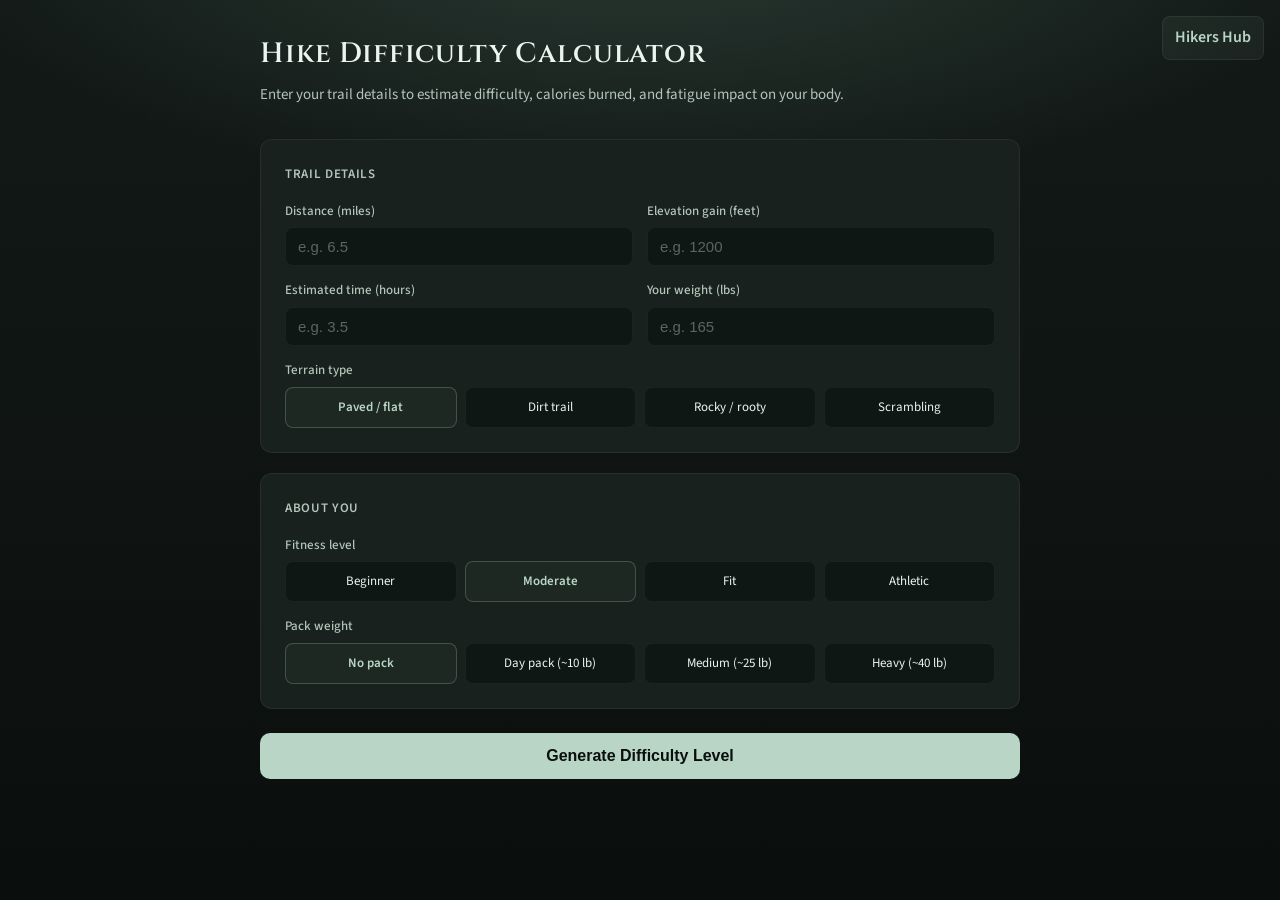
<file: hike-difficulty-calculator.html>
<!DOCTYPE html>
<html lang="en">
<head>
  <meta charset="UTF-8">
  <meta name="viewport" content="width=device-width, initial-scale=1.0">
  <title>Hike Difficulty Calculator</title>
  <style>
    @import url('https://fonts.googleapis.com/css2?family=Cinzel:wght@400;600;700&family=Source+Sans+3:wght@400;600&display=swap');

    :root {
      --bg: #0f1412;
      --bg-elevated: #18211d;
      --text: #ecf4ef;
      --muted: #b3c5bb;
      --accent: #6f8f7d;
      --mountain-glow: #b9d5c6;
    }

    *, *::before, *::after { box-sizing: border-box; margin: 0; padding: 0; }

    body {
      font-family: "Source Sans 3", -apple-system, BlinkMacSystemFont, 'Segoe UI', Roboto, sans-serif;
      background:
        radial-gradient(1200px 500px at 50% -10%, #2b3b34 0%, transparent 60%),
        linear-gradient(180deg, #121916 0%, var(--bg) 55%, #0a0f0d 100%);
      color: var(--text);
      min-height: 100vh;
      display: flex;
      justify-content: center;
      padding: 2rem 1rem;
      line-height: 1.6;
    }

    .container {
      width: 100%;
      max-width: 760px;
    }

    h1 {
      font-family: "Cinzel", Georgia, serif;
      font-size: 28px;
      font-weight: 600;
      color: var(--text);
      margin-bottom: 6px;
      letter-spacing: 0.03em;
    }

    .subtitle {
      font-size: 15px;
      color: var(--muted);
      margin-bottom: 2rem;
    }

    .card {
      background: var(--bg-elevated);
      border: 1px solid rgba(185, 213, 198, 0.08);
      border-radius: 12px;
      padding: 1.5rem;
      margin-bottom: 1.25rem;
      color: var(--text);
    }

    .card-title {
      font-size: 13px;
      font-weight: 600;
      color: var(--muted);
      text-transform: uppercase;
      letter-spacing: 0.05em;
      margin-bottom: 1rem;
    }

    .grid {
      display: grid;
      grid-template-columns: 1fr 1fr;
      gap: 14px;
    }

    .field { display: flex; flex-direction: column; gap: 6px; }
    .field.full { grid-column: 1 / -1; }

    label {
      font-size: 13px;
      font-weight: 500;
      color: var(--muted);
    }

    input[type="number"], select {
      width: 100%;
      padding: 10px 12px;
      border: 1px solid rgba(185, 213, 198, 0.06);
      border-radius: 8px;
      font-size: 15px;
      color: var(--text);
      background: #0f1714;
      outline: none;
      transition: border-color 0.15s, box-shadow 0.15s;
    }

    input::placeholder { color: rgba(179,197,187,0.45); }

    input[type="number"]:focus, select:focus {
      border-color: rgba(185,213,198,0.24);
      box-shadow: 0 8px 20px rgba(0,0,0,0.5);
    }

    .radio-group { display: flex; gap: 8px; flex-wrap: wrap; }

    .radio-btn { flex: 1; min-width: 80px; }
    .radio-btn input[type="radio"] { display: none; }
    .radio-btn label {
      display: block;
      text-align: center;
      padding: 9px 6px;
      border: 1px solid rgba(185, 213, 198, 0.06);
      border-radius: 8px;
      font-size: 13px;
      font-weight: 400;
      cursor: pointer;
      color: var(--text);
      background: #0f1714;
      transition: all 0.12s;
      user-select: none;
    }
    .radio-btn label:hover { border-color: rgba(185,213,198,0.12); color: var(--mountain-glow); }
    .radio-btn input:checked + label {
      border-color: rgba(185,213,198,0.24);
      color: var(--mountain-glow);
      background: rgba(185,213,198,0.04);
      font-weight: 600;
    }

    .calc-btn {
      width: 100%;
      padding: 14px;
      background: var(--mountain-glow);
      color: #0a0f0d;
      border: none;
      border-radius: 10px;
      font-size: 16px;
      font-weight: 600;
      cursor: pointer;
      transition: transform 0.12s ease, box-shadow 0.12s ease;
      margin-top: 4px;
    }
    .calc-btn:hover { transform: translateY(-2px); box-shadow: 0 10px 30px rgba(185,213,198,0.06); }

    /* Result styles */
    .result-card {
      background: var(--bg-elevated);
      border: 1px solid rgba(185, 213, 198, 0.06);
      border-radius: 12px;
      overflow: hidden;
      display: none;
      color: var(--text);
    }
    .result-card.show { display: block; }

    .result-header { padding: 1.25rem 1.5rem; border-bottom: 1px solid rgba(185,213,198,0.04); }

    .diff-badge {
      display: inline-block;
      padding: 4px 14px;
      border-radius: 6px;
      font-size: 12px;
      font-weight: 600;
      text-transform: uppercase;
      letter-spacing: 0.05em;
      margin-bottom: 10px;
    }
    .diff-easy   { background: #2f5f2a; color: #ecf4ef; }
    .diff-moderate { background: #8a5a21; color: #fff9f0; }
    .diff-difficult { background: #8a2b2b; color: #fff6f6; }

    .diff-label { font-size: 22px; font-weight: 700; color: var(--text); margin-bottom: 4px; }
    .diff-desc  { font-size: 14px; color: var(--muted); }

    .metrics {
      display: grid;
      grid-template-columns: repeat(3, 1fr);
      border-bottom: 1px solid rgba(185,213,198,0.04);
    }
    .metric {
      padding: 1.1rem 1.5rem;
      border-right: 1px solid rgba(185,213,198,0.04);
    }
    .metric:last-child { border-right: none; }
    .metric-label { font-size: 12px; color: var(--muted); margin-bottom: 4px; font-weight: 500; }
    .metric-val   { font-size: 20px; font-weight: 700; color: var(--text); }
    .metric-unit  { font-size: 12px; color: var(--muted); margin-top: 2px; }

    .fatigue-section { padding: 1.1rem 1.5rem; border-bottom: 1px solid rgba(185,213,198,0.04); }
    .bar-label-row { display: flex; justify-content: space-between; font-size: 13px; color: var(--muted); margin-bottom: 8px; font-weight: 500; }
    .bar-track { height: 9px; background: rgba(0,0,0,0.25); border-radius: 5px; overflow: hidden; }
    .bar-fill   { height: 100%; border-radius: 5px; transition: width 0.6s ease; }
    .bar-scale  { display: flex; justify-content: space-between; font-size: 11px; color: rgba(179,197,187,0.6); margin-top: 5px; }

    .tips-section { padding: 1.1rem 1.5rem; }
    .tips-title { font-size: 14px; font-weight: 600; color: var(--text); margin-bottom: 10px; }
    .tip-item {
      font-size: 13px; color: var(--muted);
      padding: 8px 0;
      display: flex; gap: 10px;
      border-bottom: 1px solid rgba(185,213,198,0.02);
    }
    .tip-item:last-child { border-bottom: none; }
    .tip-dot { color: rgba(179,197,187,0.6); flex-shrink: 0; margin-top: 1px; }

    .error-msg {
      background: #3b1212;
      color: #ffd6d6;
      border-radius: 8px;
      padding: 10px 14px;
      font-size: 13px;
      margin-bottom: 12px;
      display: none;
    }
    .error-msg.show { display: block; }

    @media (max-width: 520px) {
      .grid { grid-template-columns: 1fr; }
      .metrics { grid-template-columns: 1fr 1fr; }
      .metric:nth-child(2) { border-right: none; }
      .metric:nth-child(3) { border-top: 1px solid rgba(185,213,198,0.02); grid-column: 1 / -1; }
      .radio-group { gap: 6px; }
    }
    .top-link {
      position: fixed;
      top: 1rem;
      right: 1rem;
      background: rgba(185,213,198,0.06);
      color: var(--mountain-glow);
      padding: 8px 12px;
      border-radius: 8px;
      text-decoration: none;
      font-weight: 600;
      z-index: 9999;
      border: 1px solid rgba(185,213,198,0.08);
      transition: transform 0.12s ease, box-shadow 0.12s ease;
    }
    .top-link:hover { transform: translateY(-3px); box-shadow: 0 12px 30px rgba(0,0,0,0.45); }
  </style>
</head>
<body>
  <a href="index.html" class="top-link">Hikers Hub</a>
  <div class="container">
    <h1>Hike Difficulty Calculator</h1>
    <p class="subtitle">Enter your trail details to estimate difficulty, calories burned, and fatigue impact on your body.</p>

    <!-- Inputs -->
    <div class="card">
      <div class="card-title">Trail details</div>
      <div class="grid">
        <div class="field">
          <label for="miles">Distance (miles)</label>
          <input type="number" id="miles" min="0.1" step="0.1" placeholder="e.g. 6.5">
        </div>
        <div class="field">
          <label for="elev">Elevation gain (feet)</label>
          <input type="number" id="elev" min="0" step="10" placeholder="e.g. 1200">
        </div>
        <div class="field">
          <label for="hrs">Estimated time (hours)</label>
          <input type="number" id="hrs" min="0.25" step="0.25" placeholder="e.g. 3.5">
        </div>
        <div class="field">
          <label for="weight">Your weight (lbs)</label>
          <input type="number" id="weight" min="50" step="1" placeholder="e.g. 165">
        </div>
        <div class="field full">
          <label>Terrain type</label>
          <div class="radio-group">
            <div class="radio-btn"><input type="radio" name="terrain" id="t1" value="1" checked><label for="t1">Paved / flat</label></div>
            <div class="radio-btn"><input type="radio" name="terrain" id="t2" value="2"><label for="t2">Dirt trail</label></div>
            <div class="radio-btn"><input type="radio" name="terrain" id="t3" value="3"><label for="t3">Rocky / rooty</label></div>
            <div class="radio-btn"><input type="radio" name="terrain" id="t4" value="4"><label for="t4">Scrambling</label></div>
          </div>
        </div>
      </div>
    </div>

    <div class="card">
      <div class="card-title">About you</div>
      <div class="grid">
        <div class="field full">
          <label>Fitness level</label>
          <div class="radio-group">
            <div class="radio-btn"><input type="radio" name="fitness" id="f1" value="1"><label for="f1">Beginner</label></div>
            <div class="radio-btn"><input type="radio" name="fitness" id="f2" value="2" checked><label for="f2">Moderate</label></div>
            <div class="radio-btn"><input type="radio" name="fitness" id="f3" value="3"><label for="f3">Fit</label></div>
            <div class="radio-btn"><input type="radio" name="fitness" id="f4" value="4"><label for="f4">Athletic</label></div>
          </div>
        </div>
        <div class="field full">
          <label>Pack weight</label>
          <div class="radio-group">
            <div class="radio-btn"><input type="radio" name="pack" id="p0" value="0" checked><label for="p0">No pack</label></div>
            <div class="radio-btn"><input type="radio" name="pack" id="p1" value="1"><label for="p1">Day pack (~10 lb)</label></div>
            <div class="radio-btn"><input type="radio" name="pack" id="p2" value="2"><label for="p2">Medium (~25 lb)</label></div>
            <div class="radio-btn"><input type="radio" name="pack" id="p3" value="3"><label for="p3">Heavy (~40 lb)</label></div>
          </div>
        </div>
      </div>
    </div>

    <div class="error-msg" id="error-msg">Please enter distance, elevation gain, and estimated time.</div>

    <button class="calc-btn" onclick="calculate()">Generate Difficulty Level</button>

    <!-- Result -->
    <div class="result-card" id="result-card" style="margin-top: 1.25rem;">
      <div class="result-header">
        <div class="diff-badge" id="diff-badge"></div>
        <div class="diff-label" id="diff-label"></div>
        <div class="diff-desc" id="diff-desc"></div>
      </div>

      <div class="metrics">
        <div class="metric">
          <div class="metric-label">Calories burned</div>
          <div class="metric-val" id="cal-val">—</div>
          <div class="metric-unit">kcal (estimated)</div>
        </div>
        <div class="metric">
          <div class="metric-label">Pace</div>
          <div class="metric-val" id="pace-val">—</div>
          <div class="metric-unit">min / mile</div>
        </div>
        <div class="metric">
          <div class="metric-label">Elev. per mile</div>
          <div class="metric-val" id="epm-val">—</div>
          <div class="metric-unit">ft / mile</div>
        </div>
      </div>

      <div class="fatigue-section">
        <div class="bar-label-row">
          <span>Fatigue score</span>
          <span id="fatigue-num">—</span>
        </div>
        <div class="bar-track">
          <div class="bar-fill" id="fatigue-bar" style="width:0%"></div>
        </div>
        <div class="bar-scale">
          <span>Minimal</span>
          <span>Moderate</span>
          <span>Exhausting</span>
        </div>
      </div>

      <div class="tips-section">
        <div class="tips-title">Recommendations for this hike</div>
        <div id="tips-list"></div>
      </div>
    </div>
  </div>

  <script>
    function numVal(id) {
      return parseFloat(document.getElementById(id).value) || 0;
    }
    function radioVal(name) {
      const el = document.querySelector('input[name="' + name + '"]:checked');
      return el ? parseInt(el.value) : 1;
    }

    function calculate() {
      const miles   = numVal('miles');
      const elev    = numVal('elev');
      const hrs     = numVal('hrs');
      const weight  = numVal('weight') || 165;
      const errEl   = document.getElementById('error-msg');

      if (!miles || !hrs) {
        errEl.classList.add('show');
        return;
      }
      errEl.classList.remove('show');

      const fitness  = radioVal('fitness');
      const pack     = radioVal('pack');
      const terrain  = radioVal('terrain');

      const packWeight   = [0, 10, 25, 40][pack];
      const terrainMult  = [1.0, 1.05, 1.15, 1.30][terrain - 1];
      const elevPerMile  = miles > 0 ? Math.round(elev / miles) : 0;

      // Calorie estimation using MET
      const metBase  = 3.5 + (elevPerMile / 400) + (packWeight / weight) * 1.5;
      const metFinal = metBase * terrainMult;
      const weightKg = weight * 0.453592;
      const calories = Math.round(metFinal * weightKg * hrs);

      // Pace
      const pace = (hrs > 0 && miles > 0) ? Math.round((hrs * 60) / miles) : 0;

      // Fatigue score (0–100)
      const rawScore   = (miles * 1.5) + (elev / 100) + (hrs * 2) + ((terrain - 1) * 3) + (pack * 2);
      const fitnessDiv = [1.8, 1.4, 1.1, 0.85][fitness - 1];
      const fatigueScore = Math.min(100, Math.round(rawScore / fitnessDiv));

      // Difficulty
      let diff, label, desc, badgeClass, barColor;
      if (fatigueScore < 30) {
        diff = 'Easy'; label = 'Easy hike';
        desc = 'A comfortable outing suitable for most fitness levels. Great for families and casual walkers.';
        badgeClass = 'diff-easy'; barColor = '#639922';
      } else if (fatigueScore < 60) {
        diff = 'Moderate'; label = 'Moderate hike';
        desc = 'Expect meaningful physical effort. Well-suited for regular hikers with some trail experience.';
        badgeClass = 'diff-moderate'; barColor = '#BA7517';
      } else {
        diff = 'Difficult'; label = 'Difficult hike';
        desc = 'Demanding terrain and/or distance. Prior conditioning and experience are strongly recommended.';
        badgeClass = 'diff-difficult'; barColor = '#E24B4A';
      }

      // Update DOM
      const badge = document.getElementById('diff-badge');
      badge.textContent = diff;
      badge.className = 'diff-badge ' + badgeClass;
      document.getElementById('diff-label').textContent = label;
      document.getElementById('diff-desc').textContent = desc;
      document.getElementById('cal-val').textContent = calories.toLocaleString();
      document.getElementById('pace-val').textContent = pace;
      document.getElementById('epm-val').textContent = elevPerMile.toLocaleString();
      document.getElementById('fatigue-num').textContent = fatigueScore + ' / 100';

      const bar = document.getElementById('fatigue-bar');
      bar.style.width = fatigueScore + '%';
      bar.style.background = barColor;

      // Tips
      const tips = [];
      const waterOz = Math.round(hrs * 16 + (elev / 1000) * 8);
      tips.push('Bring at least ' + waterOz + ' oz of water (' + Math.round(waterOz / 8) + ' cups) — more in hot or dry conditions.');
      if (elev > 2000) tips.push('Significant elevation gain — pace yourself and take short breaks every 30–45 min.');
      if (terrain >= 3) tips.push('Rocky or technical terrain — ankle-support hiking boots and trekking poles are strongly recommended.');
      if (hrs > 5) tips.push('Long outing — pack high-calorie snacks and aim to eat ~200 kcal every 1–1.5 hours.');
      if (pack >= 2) tips.push('Heavy pack — ensure weight is distributed close to your back and check hip belt fit to protect your knees on descents.');
      if (fitness === 1 && diff !== 'Easy') tips.push('This hike may be challenging for beginners — consider going with an experienced partner or choosing a shorter route first.');
      if (diff === 'Difficult') tips.push('Leave a detailed trail plan (trailhead, route, expected return time) with someone you trust.');
      if (hrs > 3) tips.push('Start early to avoid afternoon weather changes and ensure you finish in daylight.');
      tips.push('Check local weather and trail conditions the morning of your hike.');

      const tipsList = document.getElementById('tips-list');
      tipsList.innerHTML = tips.map(function(t) {
        return '<div class="tip-item"><span class="tip-dot">&#8211;</span><span>' + t + '</span></div>';
      }).join('');

      const resultCard = document.getElementById('result-card');
      resultCard.classList.add('show');
      resultCard.scrollIntoView({ behavior: 'smooth', block: 'nearest' });
    }
  </script>
</body>
</html>
</file>
